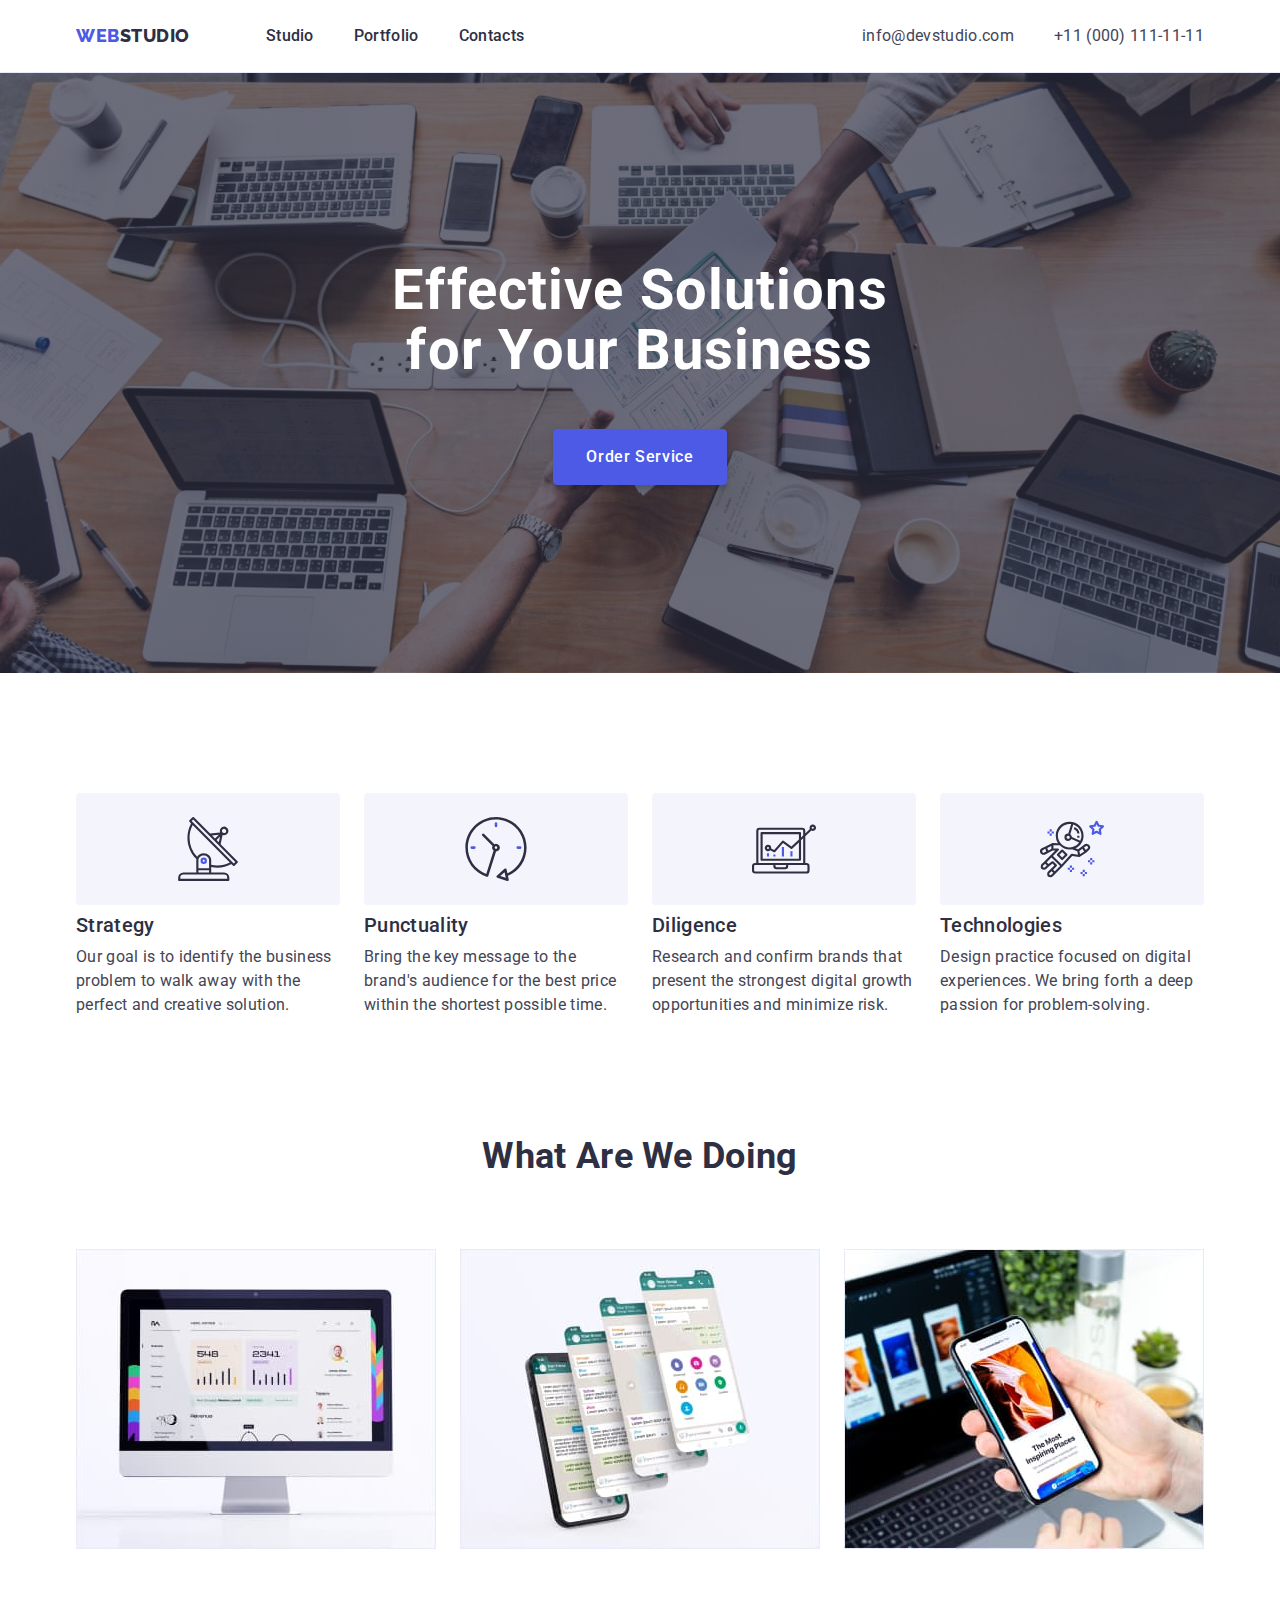
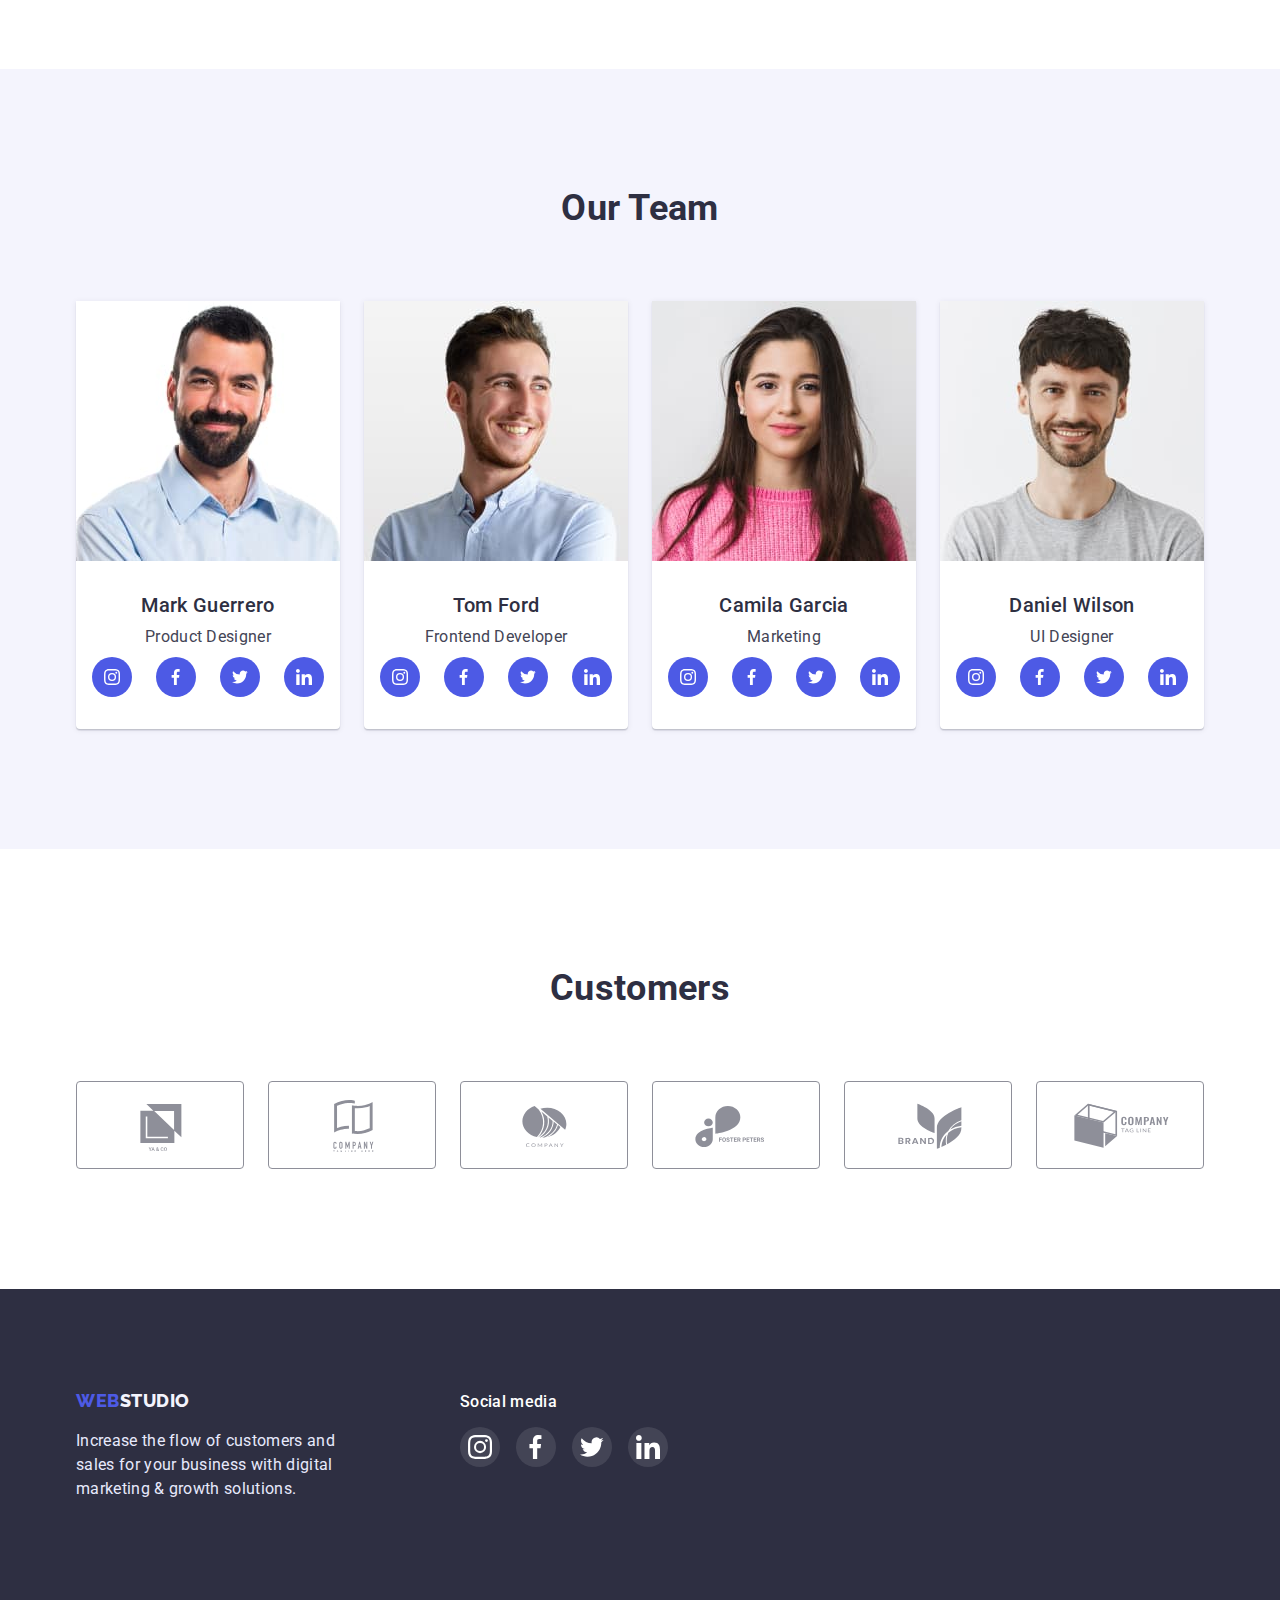
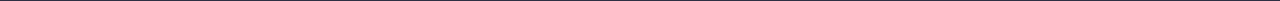
<file: index.html>
<!DOCTYPE html>
<html lang="en">
  <head>
    <meta charset="UTF-8" />
    <meta http-equiv="X-UA-Compatible" content="IE=edge" />
    <meta name="viewport" content="width=device-width, initial-scale=1.0" />
    <title>Document</title>
    <link rel="preconnect" href="https://fonts.googleapis.com" />
    <link rel="preconnect" href="https://fonts.gstatic.com" crossorigin />
    <link
      href="https://fonts.googleapis.com/css2?family=Raleway:wght@800&family=Roboto:wght@400;500;700;900&display=swap"
      rel="stylesheet"
    />
    <link
      rel="stylesheet"
      href="https://cdn.jsdelivr.net/npm/modern-normalize@1.1.0/modern-normalize.min.css"
    />
    <link rel="stylesheet" href="./css/styles.css" />
  </head>
  <body>
    <header class="header">
      <div class="container header-container">
        <nav class="header-navigation">
          <a class="logo link" href="./index.html"
            >Web<span class="header-logo">Studio</span></a
          >
          <ul class="header-list list">
            <li class="header-item">
              <a href="./index.html" class="header-link link">Studio</a>
            </li>
            <li class="header-item">
              <a href="./portfolio.html" class="header-link link">Portfolio</a>
            </li>
            <li class="header-item">
              <a href="#" class="header-link link">Contacts</a>
            </li>
          </ul>
        </nav>

        <address class="header-adress">
          <ul class="header-adress-list list">
            <li class="header-adress-item">
              <a href="mailto:info@devstudio.com" class="header-contacts link"
                >info@devstudio.com</a
              >
            </li>
            <li class="header-adress-item">
              <a href="tel:+110001111111" class="header-contacts link"
                >+11 (000) 111-11-11</a
              >
            </li>
          </ul>
        </address>
      </div>
    </header>
    <main>
      <section class="hero">
        <div class="container hero-container">
          <h1 class="hero-title">
            Effective Solutions <br />
            for Your Business
          </h1>
          <button type="button" class="hero-btn btn">Order Service</button>
        </div>
      </section>

      <section class="feauters">
        <div class="container">
          <h2 class="visually-hidden">Our Feauters</h2>
          <ul class="feauters-list list">
            <li class="feauters-item">
              <div class="feauters-image">
                <svg class="feauters-icon">
                  <use href="./images/sprite.svg#icon-antenna-1-1"></use>
                </svg>
              </div>
              <h3 class="feauters-subtitle subtitle">Strategy</h3>
              <p class="feauters-desc desc">
                Our goal is to identify the business problem to walk away with
                the perfect and creative solution.
              </p>
            </li>
            <li>
              <div class="feauters-image">
                <svg class="feauters-icon">
                  <use href="./images/sprite.svg#icon-clock-1-1"></use>
                </svg>
              </div>
              <h3 class="feauters-subtitle subtitle">Punctuality</h3>
              <p class="feauters-desc desc">
                Bring the key message to the brand's audience for the best price
                within the shortest possible time.
              </p>
            </li>
            <li>
              <div class="feauters-image">
                <svg class="feauters-icon">
                  <use href="./images/sprite.svg#icon-diagram-1-1"></use>
                </svg>
              </div>
              <h3 class="feauters-subtitle subtitle">Diligence</h3>
              <p class="feauters-desc desc">
                Research and confirm brands that present the strongest digital
                growth opportunities and minimize risk.
              </p>
            </li>
            <li>
              <div class="feauters-image">
                <svg class="feauters-icon">
                  <use href="./images/sprite.svg#icon-astronaut-1-1"></use>
                </svg>
              </div>
              <h3 class="feauters-subtitle subtitle">Technologies</h3>
              <p class="feauters-desc desc">
                Design practice focused on digital experiences. We bring forth a
                deep passion for problem-solving.
              </p>
            </li>
          </ul>
        </div>
      </section>

      <section class="benefits">
        <div class="container">
          <h2 class="benefits-title title">What are we doing</h2>
          <ul class="benefits-list list">
            <li class="benefits-item">
              <img
                src="./images/monitor.jpg"
                alt=" Monitor image"
                width="360"
              />
            </li>
            <li class="benefits-item">
              <img
                src="./images/smartphone.jpg"
                alt=" Smartphone image"
                width="360"
              />
            </li>
            <li class="benefits-item">
              <img
                src="./images/laptop-and-telephone.jpg"
                alt="Laptop and smartphone"
                width="360"
              />
            </li>
          </ul>
        </div>
      </section>

      <section class="team">
        <div class="container">
          <h2 class="team-title title">Our Team</h2>
          <ul class="team-list list">
            <li class="team-item">
              <img src="./images/photo1.jpg" alt="Photo" width="264" />
              <h3 class="team-subtitle subtitle">Mark Guerrero</h3>
              <p class="team-desc desc">Product Designer</p>
              <ul class="team-soc-list list">
                <li class="team-soc-item">
                  <a href="" class="team-soc-link link">
                    <svg class="team-soc-icon" width="16" height="16">
                      <use href="./images/sprite.svg#icon-instagram"></use>
                    </svg>
                  </a>
                </li>
                <li class="team-soc-item">
                  <a href="" class="team-soc-link link">
                    <svg class="team-soc-icon" width="16" height="16">
                      <use href="./images/sprite.svg#icon-facebook"></use>
                    </svg>
                  </a>
                </li>
                <li class="team-soc-item">
                  <a href="" class="team-soc-link link">
                    <svg class="team-soc-icon" width="16" height="16">
                      <use href="./images/sprite.svg#icon-twitter"></use>
                    </svg>
                  </a>
                </li>
                <li class="team-soc-item">
                  <a href="" class="team-soc-link link">
                    <svg class="team-soc-icon" width="16" height="16">
                      <use href="./images/sprite.svg#icon-linkedin"></use>
                    </svg>
                  </a>
                </li>
              </ul>
            </li>
            <li class="team-item">
              <img src="./images/photo2.jpg" alt="Photo" width="264" />
              <h3 class="team-subtitle subtitle">Tom Ford</h3>
              <p class="team-desc desc">Frontend Developer</p>
              <ul class="team-soc-list list">
                <li class="team-soc-item">
                  <a href="" class="team-soc-link link">
                    <svg class="team-soc-icon" width="16" height="16">
                      <use href="./images/sprite.svg#icon-instagram"></use>
                    </svg>
                  </a>
                </li>
                <li class="team-soc-item">
                  <a href="" class="team-soc-link link">
                    <svg class="team-soc-icon" width="16" height="16">
                      <use href="./images/sprite.svg#icon-facebook"></use>
                    </svg>
                  </a>
                </li>
                <li class="team-soc-item">
                  <a href="" class="team-soc-link link">
                    <svg class="team-soc-icon" width="16" height="16">
                      <use href="./images/sprite.svg#icon-twitter"></use>
                    </svg>
                  </a>
                </li>
                <li class="team-soc-item">
                  <a href="" class="team-soc-link link">
                    <svg class="team-soc-icon" width="16" height="16">
                      <use href="./images/sprite.svg#icon-linkedin"></use>
                    </svg>
                  </a>
                </li>
              </ul>
            </li>
            <li class="team-item">
              <img src="./images/photo3.jpg" alt="Photo" width="264" />
              <h3 class="team-subtitle subtitle">Camila Garcia</h3>
              <p class="team-desc desc">Marketing</p>
              <ul class="team-soc-list list">
                <li class="team-soc-item">
                  <a href="" class="team-soc-link link">
                    <svg class="team-soc-icon" width="16" height="16">
                      <use href="./images/sprite.svg#icon-instagram"></use>
                    </svg>
                  </a>
                </li>
                <li class="team-soc-item">
                  <a href="" class="team-soc-link link">
                    <svg class="team-soc-icon" width="16" height="16">
                      <use href="./images/sprite.svg#icon-facebook"></use>
                    </svg>
                  </a>
                </li>
                <li class="team-soc-item">
                  <a href="" class="team-soc-link link">
                    <svg class="team-soc-icon" width="16" height="16">
                      <use href="./images/sprite.svg#icon-twitter"></use>
                    </svg>
                  </a>
                </li>
                <li class="team-soc-item">
                  <a href="" class="team-soc-link link">
                    <svg class="team-soc-icon" width="16" height="16">
                      <use href="./images/sprite.svg#icon-linkedin"></use>
                    </svg>
                  </a>
                </li>
              </ul>
            </li>
            <li class="team-item">
              <img src="./images/photo4.jpg" alt="Photo" width="264" />
              <h3 class="team-subtitle subtitle">Daniel Wilson</h3>
              <p class="team-desc desc">UI Designer</p>
              <ul class="team-soc-list list">
                <li class="team-soc-item">
                  <a href="" class="team-soc-link link">
                    <svg class="team-soc-icon" width="16" height="16">
                      <use href="./images/sprite.svg#icon-instagram"></use>
                    </svg>
                  </a>
                </li>
                <li class="team-soc-item">
                  <a href="" class="team-soc-link link">
                    <svg class="team-soc-icon" width="16" height="16">
                      <use href="./images/sprite.svg#icon-facebook"></use>
                    </svg>
                  </a>
                </li>
                <li class="team-soc-item">
                  <a href="" class="team-soc-link link">
                    <svg class="team-soc-icon" width="16" height="16">
                      <use href="./images/sprite.svg#icon-twitter"></use>
                    </svg>
                  </a>
                </li>
                <li class="team-soc-item">
                  <a href="" class="team-soc-link link">
                    <svg class="team-soc-icon" width="16" height="16">
                      <use href="./images/sprite.svg#icon-linkedin"></use>
                    </svg>
                  </a>
                </li>
              </ul>
            </li>
          </ul>
        </div>
      </section>
      <section class="customers">
        <div class="container">
          <h2 class="customers-title title">Customers</h2>
          <ul class="customers-list list">
            <li class="customers-item">
              <a href="" class="customers-link link">
                <svg class="customers-icon" width="104" height="56">
                  <use href="./images/sprite.svg#icon-logo-1"></use>
                </svg>
              </a>
            </li>
            <li class="customers-item">
              <a href="" class="customers-link link">
                <svg class="customers-icon" width="104" height="56">
                  <use href="./images/sprite.svg#icon-logo-2"></use>
                </svg>
              </a>
            </li>
            <li class="customers-item">
              <a href="" class="customers-link link">
                <svg class="customers-icon" width="104" height="56">
                  <use href="./images/sprite.svg#icon-logo-3"></use>
                </svg>
              </a>
            </li>
            <li class="customers-item">
              <a href="" class="customers-link link">
                <svg class="customers-icon" width="104" height="56">
                  <use href="./images/sprite.svg#icon-logo-4"></use>
                </svg>
              </a>
            </li>
            <li class="customers-item">
              <a href="" class="customers-link link">
                <svg class="customers-icon" width="104" height="56">
                  <use href="./images/sprite.svg#icon-logo-5"></use>
                </svg>
              </a>
            </li>
            <li class="customers-item">
              <a href="" class="customers-link link">
                <svg class="customers-icon" width="104" height="56">
                  <use href="./images/sprite.svg#icon-logo-6"></use>
                </svg>
              </a>
            </li>
          </ul>
        </div>
      </section>
    </main>

    <footer class="footer">
      <div class="container footer-wrap">
        <div class="footer-container">
          <a href="./index.html" class="logo link"
            >Web<span class="footer-logo">Studio</span></a
          >
          <p class="footer-desc desc">
            Increase the flow of customers and sales for your business with
            digital marketing & growth solutions.
          </p>
        </div>
        <div class="footer-container">
          <h3 class="footer-subtitle subtitle">Social media</h3>
          <ul class="footer-soc-list list">
            <li class="footer-soc-item">
              <a href="" class="footer-soc-link link">
                <svg class="footer-soc-icon" width="24" height="24">
                  <use href="./images/sprite.svg#icon-instagram"></use>
                </svg>
              </a>
            </li>
            <li class="footer-soc-item">
              <a href="" class="footer-soc-link link">
                <svg class="footer-soc-icon" width="24" height="24">
                  <use href="./images/sprite.svg#icon-facebook"></use>
                </svg>
              </a>
            </li>
            <li class="footer-soc-item">
              <a href="" class="footer-soc-link link">
                <svg class="footer-soc-icon" width="24" height="24">
                  <use href="./images/sprite.svg#icon-twitter"></use>
                </svg>
              </a>
            </li>
            <li class="footer-soc-item">
              <a href="" class="footer-soc-link link">
                <svg class="footer-soc-icon" width="24" height="24">
                  <use href="./images/sprite.svg#icon-linkedin"></use>
                </svg>
              </a>
            </li>
          </ul>
        </div>
      </div>
    </footer>
  </body>
</html>
</file>
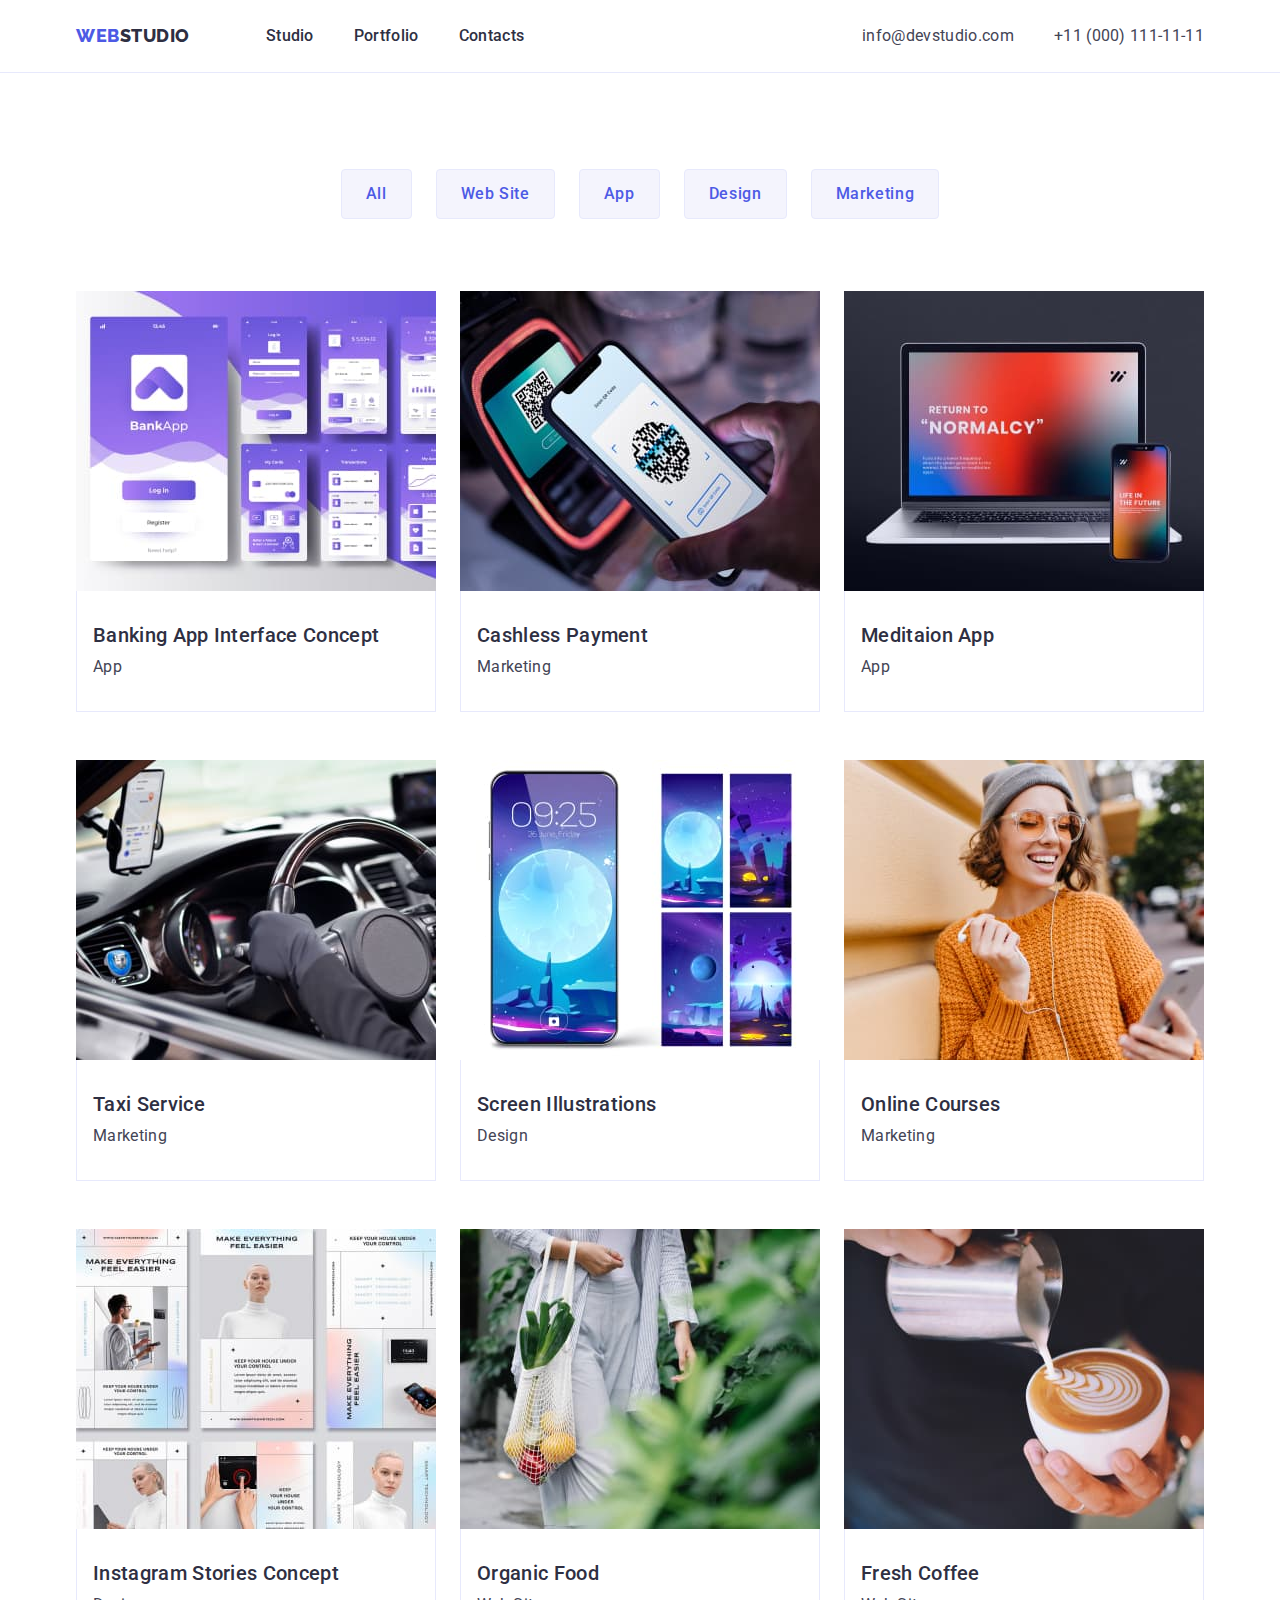
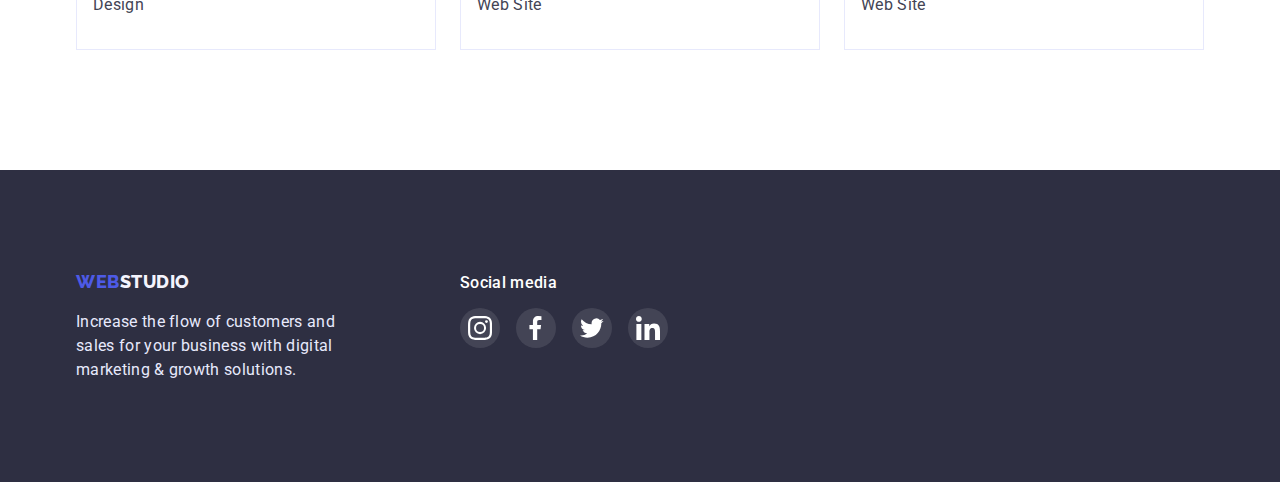
<file: portfolio.html>
<!DOCTYPE html>
<html lang="en">
  <head>
    <meta charset="UTF-8" />
    <meta http-equiv="X-UA-Compatible" content="IE=edge" />
    <meta name="viewport" content="width=device-width, initial-scale=1.0" />
    <title>Document</title>
    <link rel="preconnect" href="https://fonts.googleapis.com" />
    <link rel="preconnect" href="https://fonts.gstatic.com" crossorigin />
    <link
      href="https://fonts.googleapis.com/css2?family=Raleway:wght@800&family=Roboto:wght@400;500;700;900&display=swap"
      rel="stylesheet"
    />
    <link
      rel="stylesheet"
      href="https://cdn.jsdelivr.net/npm/modern-normalize@1.1.0/modern-normalize.min.css"
    />
    <link rel="stylesheet" href="./css/styles.css" />
  </head>
  <body>
    <header class="header">
      <div class="container header-container">
        <nav class="header-navigation">
          <a class="logo link" href="./index.html"
            >Web<span class="header-logo">Studio</span></a
          >

          <ul class="header-list list">
            <li class="header-item">
              <a href="./index.html" class="header-link link">Studio</a>
            </li>
            <li class="header-item">
              <a href="./portfolio.html" class="header-link link">Portfolio</a>
            </li>
            <li class="header-item">
              <a href="#" class="header-link link">Contacts</a>
            </li>
          </ul>
        </nav>

        <address class="header-adress">
          <ul class="header-adress-list list">
            <li class="header-adress-item">
              <a href="mailto:info@devstudio.com" class="header-contacts link"
                >info@devstudio.com</a
              >
            </li>
            <li class="header-adress-item">
              <a href="tel:+110001111111" class="header-contacts link"
                >+11 (000) 111-11-11</a
              >
            </li>
          </ul>
        </address>
      </div>
    </header>
    <main>
      <section class="portfolio">
        <div class="container">
          <h1 class="visually-hidden">Portfolio</h1>
          <ul class="portfolio-list-btn list">
            <li class="portfolio-item-btn">
              <button type="button" class="portfolio-btn btn">All</button>
            </li>
            <li class="portfolio-item-btn">
              <button type="button" class="portfolio-btn btn">Web Site</button>
            </li>
            <li class="portfolio-item-btn">
              <button type="button" class="portfolio-btn btn">App</button>
            </li>
            <li class="portfolio-item-btn">
              <button type="button" class="portfolio-btn btn">Design</button>
            </li>
            <li class="portfolio-item-btn">
              <button type="button" class="portfolio-btn btn">Marketing</button>
            </li>
          </ul>
          <ul class="portfolio-list list">
            <li class="portfolio-item">
              <a href="" class="portfolio-link link">
                <img
                  src="./images/banking-app.jpg"
                  alt="Banking app"
                  width="360"
                />
                <div class="portfolio-border">
                  <h2 class="portfolio-subtitle subtitle">
                    Banking App Interface Concept
                  </h2>
                  <p class="portfolio-desc desc">App</p>
                </div>
              </a>
            </li>
            <li class="portfolio-item">
              <a href="" class="portfolio-link link">
                <img
                  src="./images/cashless-payment.jpg"
                  alt="Payment process"
                  width="360"
                />
                <div class="portfolio-border">
                  <h2 class="portfolio-subtitle subtitle">Cashless Payment</h2>
                  <p class="portfolio-desc desc">Marketing</p>
                </div>
              </a>
            </li>
            <li class="portfolio-item">
              <a href="" class="portfolio-link link">
                <img
                  src="./images/meditaion-app.jpg"
                  alt="Laptop app"
                  width="360"
                />
                <div class="portfolio-border">
                  <h2 class="portfolio-subtitle subtitle">Meditaion App</h2>
                  <p class="portfolio-desc desc">App</p>
                </div>
              </a>
            </li>
            <li class="portfolio-item">
              <a href="" class="portfolio-link link">
                <img
                  src="./images/taxi-service.jpg"
                  alt="Taxi car"
                  width="360"
                />
                <div class="portfolio-border">
                  <h2 class="portfolio-subtitle subtitle">Taxi Service</h2>
                  <p class="portfolio-desc desc">Marketing</p>
                </div>
              </a>
            </li>
            <li class="portfolio-item">
              <a href="" class="portfolio-link link">
                <img
                  src="./images/screen-illustrations.jpg"
                  alt="Screenshots"
                  width="360"
                />
                <div class="portfolio-border">
                  <h2 class="portfolio-subtitle subtitle">
                    Screen Illustrations
                  </h2>
                  <p class="portfolio-desc desc">Design</p>
                </div>
              </a>
            </li>
            <li class="portfolio-item">
              <a href="" class="portfolio-link link">
                <img
                  src="./images/online-courses.jpg"
                  alt="Smiling girl"
                  width="360"
                />
                <div class="portfolio-border">
                  <h2 class="portfolio-subtitle subtitle">Online Courses</h2>
                  <p class="portfolio-desc desc">Marketing</p>
                </div>
              </a>
            </li>
            <li class="portfolio-item">
              <a href="" class="portfolio-link link">
                <img
                  src="./images/instagram-stories.jpg"
                  alt="Screenshots of stories"
                  width="360"
                />
                <div class="portfolio-border">
                  <h2 class="portfolio-subtitle subtitle">
                    Instagram Stories Concept
                  </h2>
                  <p class="portfolio-desc desc">Design</p>
                </div>
              </a>
            </li>
            <li class="portfolio-item">
              <a href="" class="portfolio-link link">
                <img
                  src="./images/organic-food.jpg"
                  alt="Fruits and vegetables"
                  width="360"
                />
                <div class="portfolio-border">
                  <h2 class="portfolio-subtitle subtitle">Organic Food</h2>
                  <p class="portfolio-desc desc">Web Site</p>
                </div>
              </a>
            </li>
            <li class="portfolio-item">
              <a href="" class="portfolio-link link">
                <img
                  src="./images/fresh-coffee.jpg"
                  alt="A cap of coffee"
                  width="360"
                />
                <div class="portfolio-border">
                  <h2 class="portfolio-subtitle subtitle">Fresh Coffee</h2>
                  <p class="portfolio-desc desc">Web Site</p>
                </div>
              </a>
            </li>
          </ul>
        </div>
      </section>
    </main>
    <footer class="footer">
      <div class="container footer-wrap">
        <div class="footer-container">
          <a href="./index.html" class="logo link"
            >Web<span class="footer-logo">Studio</span></a
          >
          <p class="footer-desc desc">
            Increase the flow of customers and sales for your business with
            digital marketing & growth solutions.
          </p>
        </div>
        <div class="footer-container">
          <h3 class="footer-subtitle subtitle">Social media</h3>
          <ul class="footer-soc-list list">
            <li class="footer-soc-item">
              <a href="" class="footer-soc-link link">
                <svg class="footer-soc-icon" width="24" height="24">
                  <use href="./images/sprite.svg#icon-instagram"></use>
                </svg>
              </a>
            </li>
            <li class="footer-soc-item">
              <a href="" class="footer-soc-link link">
                <svg class="footer-soc-icon" width="24" height="24">
                  <use href="./images/sprite.svg#icon-facebook"></use>
                </svg>
              </a>
            </li>
            <li class="footer-soc-item">
              <a href="" class="footer-soc-link link">
                <svg class="footer-soc-icon" width="24" height="24">
                  <use href="./images/sprite.svg#icon-twitter"></use>
                </svg>
              </a>
            </li>
            <li class="footer-soc-item">
              <a href="" class="footer-soc-link link">
                <svg class="footer-soc-icon" width="24" height="24">
                  <use href="./images/sprite.svg#icon-linkedin"></use>
                </svg>
              </a>
            </li>
          </ul>
        </div>
      </div>
    </footer>
  </body>
</html>
</file>
<file: css/styles.css>
:root {
  --main-color: #2e2f42;
  --desc-color: #434455;
  --main-violet-color: #4d5ae5;
  --white-color: #ffffff;
  --hover-focus-color: #404bbf;
  --footer-desc-color: #e7e9fc;
  --background-color: #f4f4fd;
  --customers-icons-color: #8e8f99;
  --green-color: #31d0aa;
}
h1,
h2,
h3,
h4,
p {
  margin-top: 0;
  margin-bottom: 0;
}
ul,
ol {
  margin-top: 0;
  margin-bottom: 0;
  padding-left: 0;
}
img {
  display: block;
}
body {
  font-family: "roboto", sans-serif;
  color: var(--main-color);
  background-color: var(--white-color);
  font-weight: 400;
  letter-spacing: 0.02em;
}
.container {
  max-width: 1158px;
  padding: 0 15px;
  margin: 0 auto;
}
.list {
  list-style: none;
}
.link {
  text-decoration: none;
}
.title {
  font-weight: 700;
  font-size: 36px;
  line-height: 1.11;
  text-transform: capitalize;
}
.subtitle {
  font-weight: 500;
  font-size: 20px;
  line-height: 1.2;
}
.desc {
  font-size: 16px;
  line-height: 1.5;
  color: var(--desc-color);
}
.btn {
  font-weight: 500;
  font-family: inherit;
  font-size: 16px;
  line-height: 1.5;
  letter-spacing: 0.04em;
  cursor: pointer;
}
/* -------------HEADER--------------- */
.header {
  border-bottom: 1px solid #e7e9fc;
}
.header-container {
  display: flex;
  align-items: center;
}
.header-navigation {
  display: flex;
  align-items: center;
  margin-right: auto;
}

.visually-hidden {
  white-space: nowrap;
  position: absolute;
  height: 1px;
  overflow: hidden;
  border: 0;
  padding: 0;
  clip: rect(0 0 0 0);
  clip-path: inset(50%);
  margin: -1px;
  width: 1px;
}

.logo {
  font-weight: 800;
  font-size: 18px;
  line-height: 1.33;
  letter-spacing: 0.03em;
  text-transform: uppercase;
  color: var(--main-violet-color);
  font-family: "Raleway", sans-serif;
}
.header-logo {
  color: var(--main-color);
}
.header-list {
  margin-left: 76px;
  display: flex;
  gap: 40px;
}
.header-item {
}
.header-link {
  font-weight: 500;
  display: block;
  font-size: 16px;
  line-height: 1.5;
  color: var(--main-color);
  padding-top: 24px;
  padding-bottom: 24px;
}
.header-link:hover,
.header-link:focus {
  color: var(--hover-focus-color);
}
.header-adress {
}
.header-adress-list {
  display: flex;
  gap: 40px;
}
.header-adress-item {
}
.header-contacts {
  font-size: 16px;
  line-height: 1.5;
  letter-spacing: 0.02em;
  color: var(--desc-color);
  font-style: normal;
}
.header-contacts:hover,
.header-contacts:focus {
  color: var(--hover-focus-color);
}
/* -------------HERO--------------- */
.hero {
  background-color: var(--main-color);
  padding-top: 188px;
  padding-bottom: 188px;
  background-image: linear-gradient(
      rgba(46, 47, 66, 0.7),
      rgba(46, 47, 66, 0.7)
    ),
    url(../images/hero-image.jpg);
  max-width: 1440px;
  margin: auto;
  background-repeat: no-repeat;
  background-position: center;
  background-size: cover;
}
.hero-container {
}

.hero-title {
  font-size: 56px;
  line-height: 1.07;
  letter-spacing: 0.02em;
  color: var(--white-color);
  font-weight: 700;
  margin-bottom: 48px;
  text-align: center;
}
.hero-btn {
  min-width: 169px;
  height: 56px;
  background-color: var(--main-violet-color);
  color: var(--white-color);
  box-shadow: 0px 4px 4px rgba(0, 0, 0, 0.15);
  border-radius: 4px;
  border: 1px solid var(--main-violet-color);
  display: flex;
  margin: 0 auto;
  align-items: center;
  padding: 16px 32px;
}

.hero-btn:hover,
.hero-btn:focus {
  background-color: var(--hover-focus-color);
  border-color: var(--hover-focus-color);
}
/* -------------FEAUTERS--------------- */
.feauters {
  padding-top: 120px;
  padding-bottom: 120px;
}
.feauters-list {
  display: flex;
  gap: 24px;
  flex-basis: calc((100% - 72px) / 4);
}
.feauters-image {
  display: flex;
  width: 264px;
  height: 112px;
  background-color: var(--background-color);
  border-radius: 4px;
  align-items: center;
  justify-content: center;
}
.feauters-icon {
  width: 64px;
  height: 64px;
}
.feauters-item {
}
.feauters-subtitle {
  margin-top: 8px;
  margin-bottom: 8px;
}
.feauters-desc {
}
/* -------------BENEFITS--------------- */
.benefits {
  padding-bottom: 120px;
}
.benefits-title {
  margin-bottom: 72px;
  text-align: center;
}
.benefits-list {
  display: flex;
  gap: 24px;
}
.benefits-item {
  width: calc((100%-48px) / 3);
}
/* -------------TEAM--------------- */
.team {
  background-color: var(--background-color);
  padding-top: 120px;
  padding-bottom: 120px;
}
.team-list {
  display: flex;
  gap: 24px;
}
.team-item {
  background-color: var(--white-color);
  box-shadow: 0px 1px 6px rgba(46, 47, 66, 0.08),
    0px 1px 1px rgba(46, 47, 66, 0.16), 0px 2px 1px rgba(46, 47, 66, 0.08);
  border-radius: 0px 0px 4px 4px;
  width: calc((100% - 72px) / 4);
}
.team-title {
  margin-bottom: 72px;
  text-align: center;
}
.team-subtitle {
  margin-top: 32px;
  text-align: center;
  margin-bottom: 8px;
}
.team-desc {
  text-align: center;
}
.team-soc-list {
  display: flex;
  justify-content: center;
  gap: 24px;
  padding-top: 8px;
  padding-bottom: 32px;
}
.team-soc-item {
  width: 40px;
  height: 40px;
}
.team-soc-link {
  width: 100%;
  height: 100%;
  background-color: var(--main-violet-color);
  display: flex;
  align-items: center;
  justify-content: center;
  border-radius: 50%;
}
.team-soc-link:is(:hover, :focus) {
  background-color: var(--hover-focus-color);
}
.team-soc-icon {
  fill: var(--white-color);
}
/* -------------CUSTOMERS--------------- */
.customers {
  padding-top: 120px;
  padding-bottom: 120px;
}
.customers-title {
  text-align: center;
  margin-bottom: 72px;
}
.customers-list {
  display: flex;
  gap: 24px;
}
.customers-item {
  width: calc((100% - 120px) / 5);
  height: 88px;
}

.customers-link {
  display: flex;
  width: 100%;
  height: 100%;
  align-items: center;
  justify-content: center;
  border: 1px solid var(--customers-icons-color);
  border-radius: 4px;
  color: var(--customers-icons-color);
}
.customers-link:is(:hover, :focus) {
  border-color: var(--hover-focus-color);
  color: var(--hover-focus-color);
}
.customers-icon {
  fill: currentColor;
}
.customers-icon:is(:hover, :focus) {
  fill: var(--hover-focus-color);
}
/* -------------FOOTER--------------- */
.footer {
  background-color: var(--main-color);
  padding-top: 100px;
  padding-bottom: 100px;
}
.footer-wrap {
  display: flex;
  align-items: baseline;
  gap: 120px;
}
.footer-container {
}
.footer-logo {
  color: var(--background-color);
}
.footer-desc {
  margin-top: 16px;
  color: var(--footer-desc-color);
  max-width: 264px;
}
.footer-subtitle {
  font-size: 16px;
  color: var(--white-color);
  margin-bottom: 16px;
}
.footer-soc-list {
  display: flex;
  gap: 16px;
}
.footer-soc-item {
  width: 40px;
  height: 40px;
}
.footer-soc-link {
  width: 100%;
  height: 100%;
  background-color: rgba(255, 255, 255, 0.1);
  display: flex;
  align-items: center;
  justify-content: center;
  border-radius: 50%;
}
.footer-soc-link:is(:hover, :focus) {
  background-color: var(--green-color);
}
.footer-soc-icon {
  fill: var(--white-color);
}
/* -------------PORTFOLIO--------------- */
.portfolio {
  padding-top: 96px;
  padding-bottom: 120px;
}
.portfolio-list-btn {
  display: flex;
  gap: 24px;
  margin-bottom: 72px;
  justify-content: center;
}
.portfolio-item-btn {
}
.portfolio-btn {
  background: var(--background-color);
  color: var(--main-violet-color);
  border: 1px solid var(--footer-desc-color);
  border-radius: 4px;
  padding: 12px 24px;
  align-items: center;
}
.portfolio-btn:focus,
.portfolio-btn:hover {
  background: var(--hover-focus-color);
  color: var(--white-color);
}
.portfolio-list {
  display: flex;
  flex-wrap: wrap;
  column-gap: 24px;
  row-gap: 48px;
}
.portfolio-item {
  width: calc((100% - 48px) / 3);
}
.portfolio-link {
  display: block;
}
.portfolio-link:hover,
.portfolio-link:focus {
  box-shadow: 0px 1px 6px rgba(46, 47, 66, 0.08),
    0px 1px 1px rgba(46, 47, 66, 0.16), 0px 2px 1px rgba(46, 47, 66, 0.08);
}
.portfolio-border {
  border-right: 1px solid var(--footer-desc-color);
  border-bottom: 1px solid var(--footer-desc-color);
  border-left: 1px solid var(--footer-desc-color);
}
.portfolio-subtitle {
  padding-top: 32px;
  padding-left: 16px;
  padding-bottom: 8px;
  color: var(--main-color);
}
.portfolio-desc {
  margin-left: 16px;
  margin-bottom: 32px;
}
</file>
